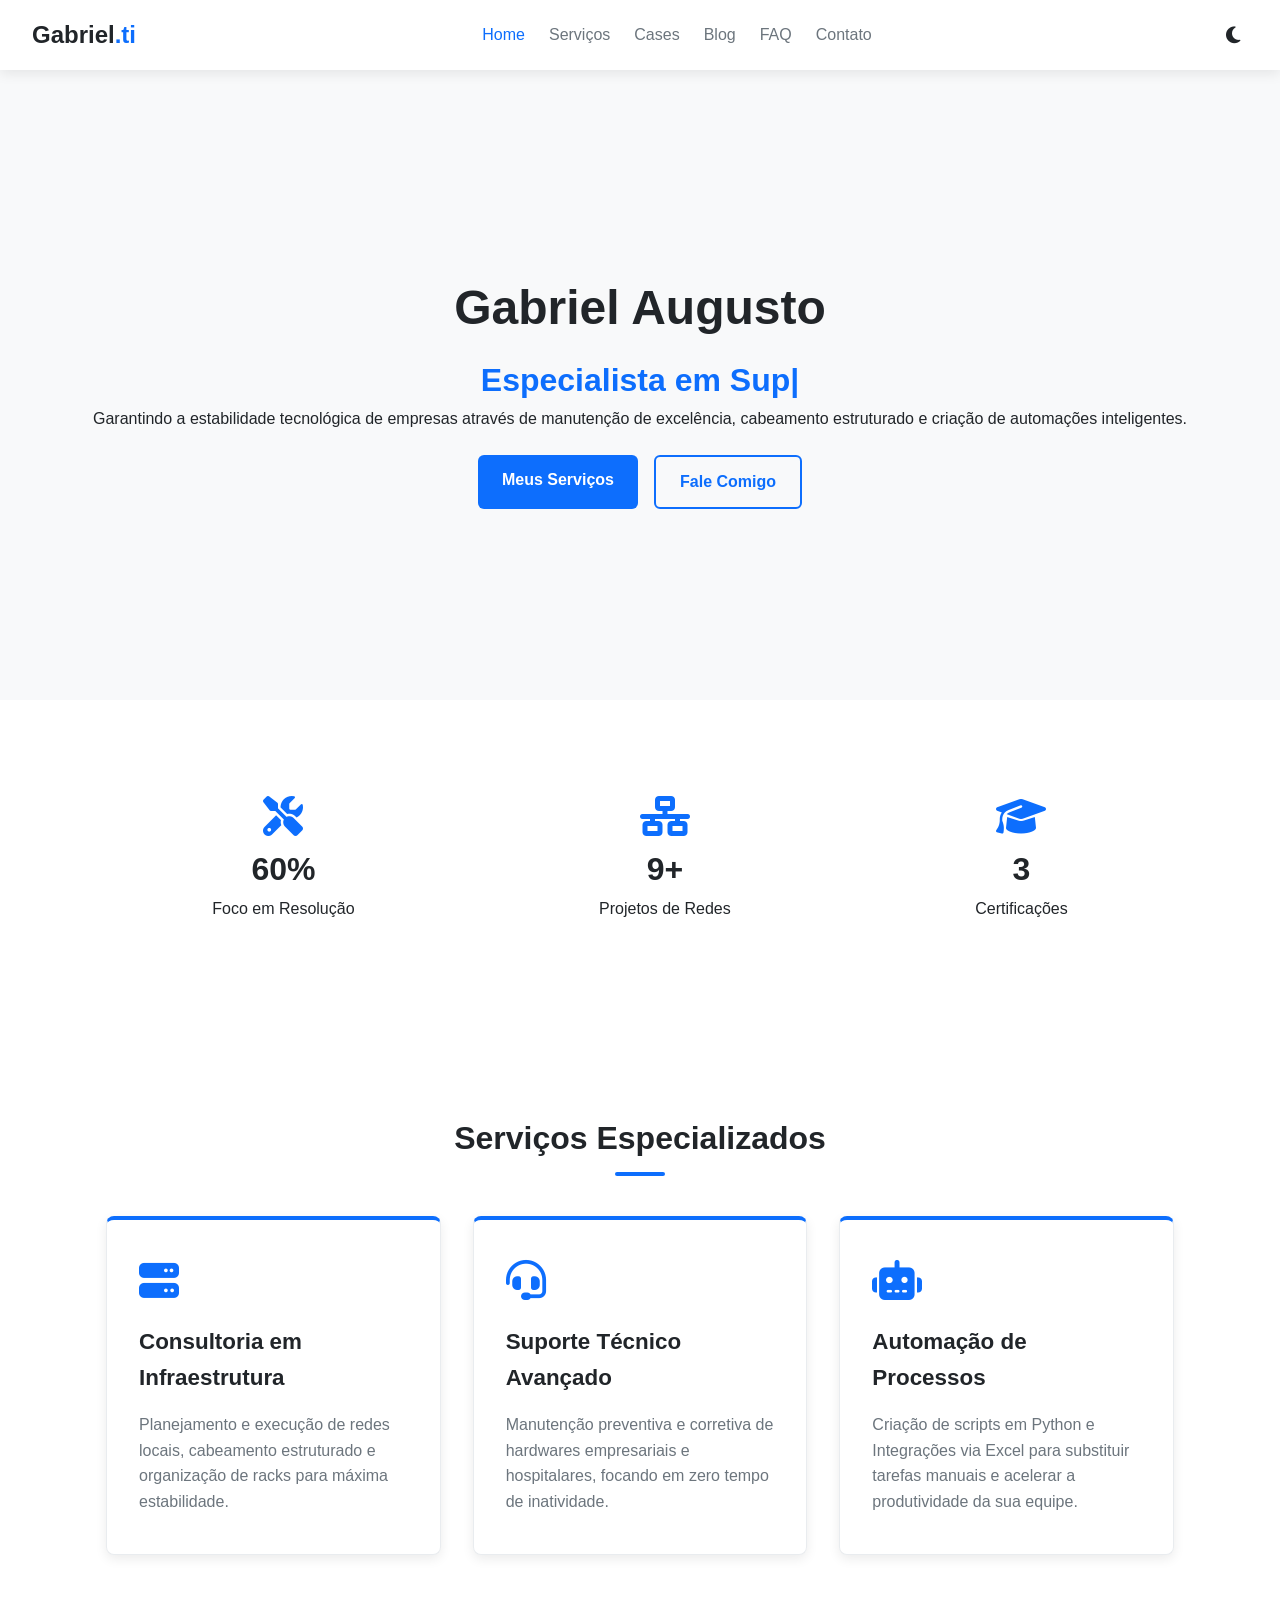
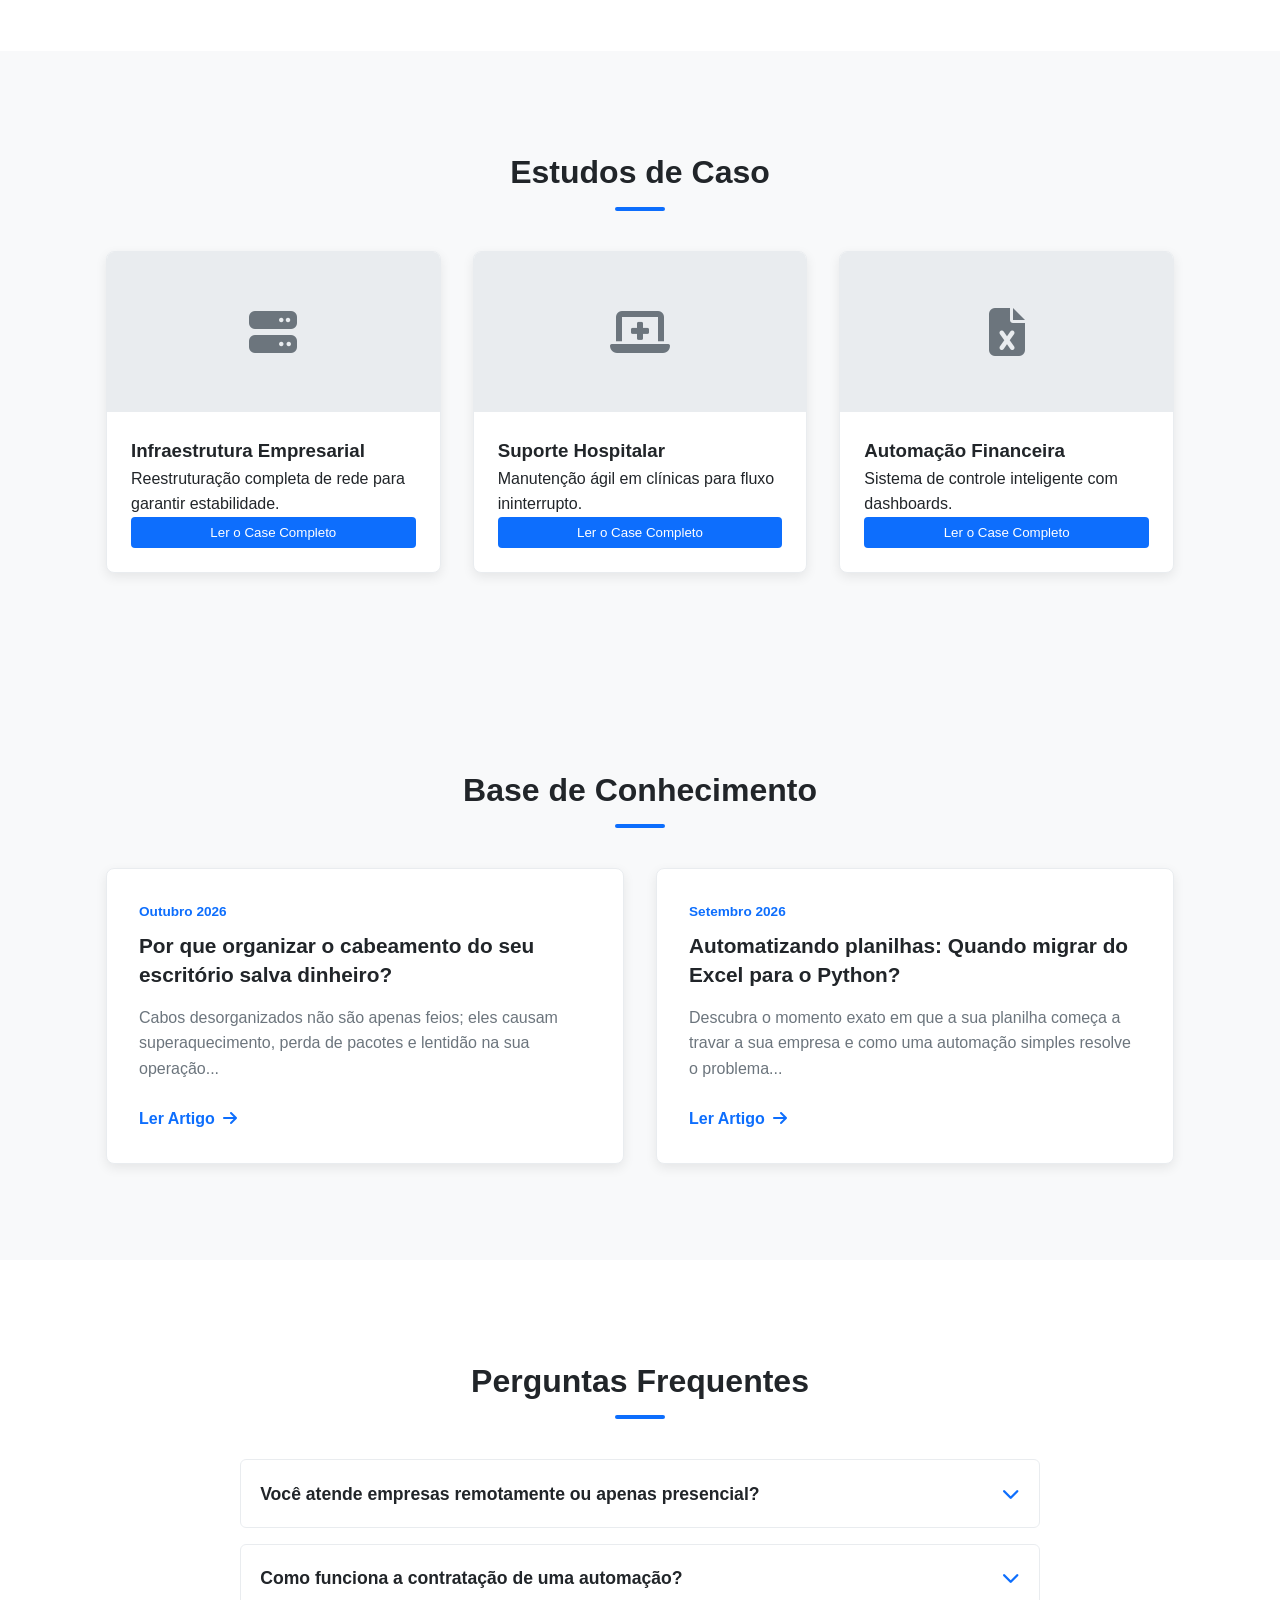
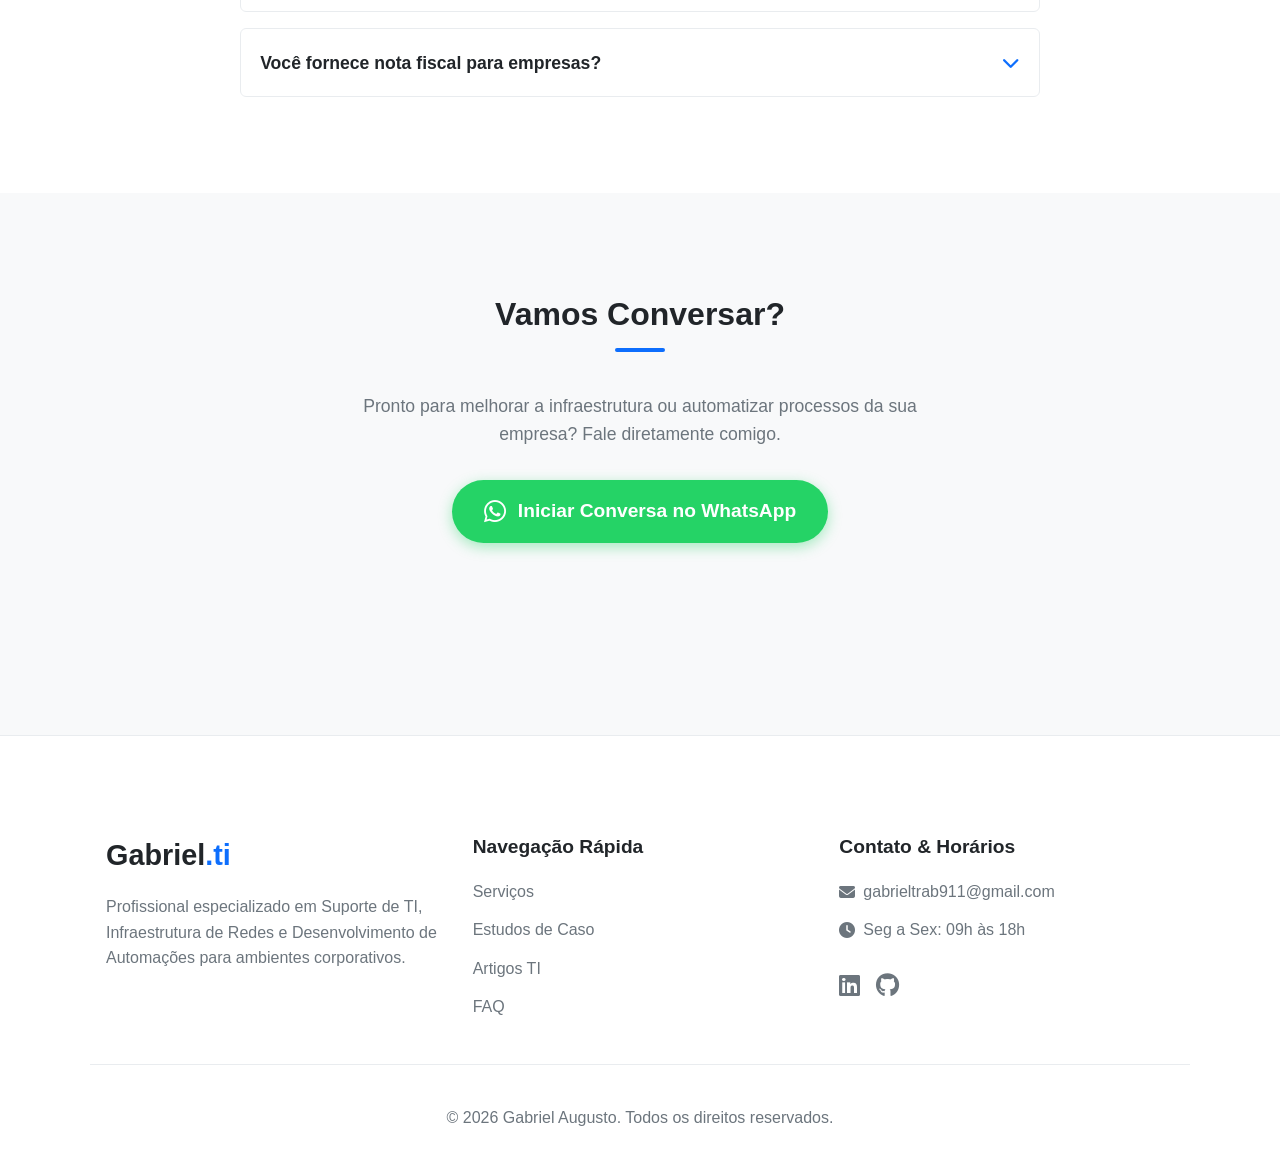
<file: index.html>
<!DOCTYPE html>
<html lang="pt-BR">
<head>
  <meta charset="UTF-8">
  <meta name="viewport" content="width=device-width, initial-scale=1.0">
  <title>Gabriel Augusto - Especialista TI</title>
  <link rel="stylesheet" href="style.css">
  <link rel="stylesheet" href="https://cdnjs.cloudflare.com/ajax/libs/font-awesome/6.4.0/css/all.min.css">
  <link rel="stylesheet" href="https://unpkg.com/aos@next/dist/aos.css" />
</head>
<body>

  <!-- Header / Navbar -->
  <header>
    <div class="logo notranslate">
      <a href="#home">Gabriel<span>.ti</span></a>
    </div>
    <nav>
      <ul class="nav-links">
        <li><a href="#home" class="nav-link active">Home</a></li>
        <li><a href="#servicos" class="nav-link">Serviços</a></li>
        <li><a href="#projetos" class="nav-link">Cases</a></li>
        <li><a href="#blog" class="nav-link">Blog</a></li>
        <li><a href="#faq" class="nav-link">FAQ</a></li>
        <li><a href="#contato" class="nav-link">Contato</a></li>
      </ul>
    </nav>
    <div class="header-actions">
      <button id="theme-toggle" aria-label="Alternar Tema">
        <i class="fa-solid fa-moon"></i>
      </button>
    </div>
  </header>

  <!-- Home / Hero Section com Typewriter -->
  <section id="home" class="hero">
    <div class="hero-content" data-aos="fade-up">
      <h1>Gabriel Augusto</h1>
      <h2>
        <span id="typewriter"></span><span class="cursor">|</span>
      </h2>
      <p>Garantindo a estabilidade tecnológica de empresas através de manutenção de excelência, cabeamento estruturado e criação de automações inteligentes.</p>
      <div class="hero-btns">
        <a href="#servicos" class="btn btn-primary">Meus Serviços</a>
        <a href="#contato" class="btn btn-secondary">Fale Comigo</a>
      </div>
    </div>
  </section>

  <!-- Métricas / KPI -->
  <section class="kpi-section">
    <div class="container kpi-container" data-aos="zoom-in">
      <div class="kpi-card">
        <i class="fa-solid fa-screwdriver-wrench"></i>
        <h3><span class="counter" data-target="100">0</span>%</h3>
        <p>Foco em Resolução</p>
      </div>
      <div class="kpi-card">
        <i class="fa-solid fa-network-wired"></i>
        <h3><span class="counter" data-target="15">0</span>+</h3>
        <p>Projetos de Redes</p>
      </div>
      <div class="kpi-card">
        <i class="fa-solid fa-graduation-cap"></i>
        <h3><span class="counter" data-target="4">0</span></h3>
        <p>Certificações</p>
      </div>
    </div>
  </section>

  <!-- Seção: Meus Serviços Corporativos -->
  <section id="servicos" class="servicos">
    <div class="container">
      <h2 class="section-title" data-aos="fade-up">Serviços Especializados</h2>
      <div class="services-grid">
        <div class="service-card" data-aos="fade-up">
          <i class="fa-solid fa-server"></i>
          <h3>Consultoria em Infraestrutura</h3>
          <p>Planejamento e execução de redes locais, cabeamento estruturado e organização de racks para máxima estabilidade.</p>
        </div>
        <div class="service-card" data-aos="fade-up" data-aos-delay="100">
          <i class="fa-solid fa-headset"></i>
          <h3>Suporte Técnico Avançado</h3>
          <p>Manutenção preventiva e corretiva de hardwares empresariais e hospitalares, focando em zero tempo de inatividade.</p>
        </div>
        <div class="service-card" data-aos="fade-up" data-aos-delay="200">
          <i class="fa-solid fa-robot"></i>
          <h3>Automação de Processos</h3>
          <p>Criação de scripts em Python e Integrações via Excel para substituir tarefas manuais e acelerar a produtividade da sua equipe.</p>
        </div>
      </div>
    </div>
  </section>

  <!-- Projetos / Estudos de Caso -->
  <section id="projetos" class="projetos">
    <div class="container">
      <h2 class="section-title" data-aos="fade-up">Estudos de Caso</h2>
      <div class="projects-grid">
        <div class="project-card" data-aos="fade-up">
          <div class="project-img"><i class="fa-solid fa-server"></i></div>
          <div class="project-info">
            <h3>Infraestrutura Empresarial</h3>
            <p>Reestruturação completa de rede para garantir estabilidade.</p>
            <button class="btn-open-modal" data-modal="modal-infra">Ler o Case Completo</button>
          </div>
        </div>
        <div class="project-card" data-aos="fade-up" data-aos-delay="100">
          <div class="project-img"><i class="fa-solid fa-laptop-medical"></i></div>
          <div class="project-info">
            <h3>Suporte Hospitalar</h3>
            <p>Manutenção ágil em clínicas para fluxo ininterrupto.</p>
            <button class="btn-open-modal" data-modal="modal-hospitalar">Ler o Case Completo</button>
          </div>
        </div>
        <div class="project-card" data-aos="fade-up" data-aos-delay="200">
          <div class="project-img"><i class="fa-solid fa-file-excel"></i></div>
          <div class="project-info">
            <h3>Automação Financeira</h3>
            <p>Sistema de controle inteligente com dashboards.</p>
            <button class="btn-open-modal" data-modal="modal-2">Ler o Case Completo</button>
          </div>
        </div>
      </div>
    </div>
  </section>

  <!-- Modais estilo "Case Study" -->
  <div id="modal-infra" class="modal">
    <div class="modal-content case-study">
      <span class="close-modal">&times;</span>
      <h2>Case: Infraestrutura Empresarial</h2>
      <div class="case-section">
        <h4>O Desafio</h4>
        <p>A empresa sofria com quedas constantes de conexão devido a um cabeamento desorganizado e equipamentos mal configurados.</p>
      </div>
      <div class="case-section">
        <h4>A Solução</h4>
        <p>Realizei o mapeamento da rede, refiz o cabeamento estruturado e organizei o rack de servidores, configurando novos switches de alta performance.</p>
      </div>
      <div class="case-section result">
        <h4>O Resultado</h4>
        <p><i class="fa-solid fa-check-circle"></i> Zero quedas de rede nos últimos 6 meses e velocidade de tráfego interno 40% maior.</p>
      </div>
    </div>
  </div>

  <div id="modal-hospitalar" class="modal">
    <div class="modal-content case-study">
      <span class="close-modal">&times;</span>
      <h2>Case: Manutenção em Clínicas</h2>
      <div class="case-section">
        <h4>O Desafio</h4>
        <p>Clínicas com máquinas lentas que atrasavam o atendimento a pacientes e geravam filas na recepção.</p>
      </div>
      <div class="case-section">
        <h4>A Solução</h4>
        <p>Implementação de rotina de manutenção preventiva, upgrade para SSDs nas máquinas principais e limpeza de malwares nos sistemas médicos.</p>
      </div>
      <div class="case-section result">
        <h4>O Resultado</h4>
        <p><i class="fa-solid fa-check-circle"></i> Tempo de inicialização de sistemas reduzido em 70%, agilizando o fluxo de triagem de pacientes.</p>
      </div>
    </div>
  </div>

  <div id="modal-2" class="modal">
    <div class="modal-content case-study">
      <span class="close-modal">&times;</span>
      <h2>Case: Automação Financeira Excel</h2>
      <div class="case-section">
        <h4>O Desafio</h4>
        <p>O cliente gastava mais de 10 horas semanais digitando e categorizando gastos manualmente em planilhas simples.</p>
      </div>
      <div class="case-section">
        <h4>A Solução</h4>
        <p>Desenvolvimento de uma planilha inteligente com macros e integrações automáticas que categoriza despesas com base no nome do estabelecimento.</p>
      </div>
      <div class="case-section result">
        <h4>O Resultado</h4>
        <p><i class="fa-solid fa-check-circle"></i> Tempo de gestão reduzido para 30 minutos semanais, com visibilidade de métricas (KPIs) em tempo real.</p>
      </div>
    </div>
  </div>

  <!-- Seção: Blog / Artigos -->
  <section id="blog" class="blog">
    <div class="container">
      <h2 class="section-title" data-aos="fade-up">Base de Conhecimento</h2>
      <div class="blog-grid">
        <article class="blog-card" data-aos="fade-up">
          <div class="blog-content">
            <span class="blog-date">Outubro 2026</span>
            <h3>Por que organizar o cabeamento do seu escritório salva dinheiro?</h3>
            <p>Cabos desorganizados não são apenas feios; eles causam superaquecimento, perda de pacotes e lentidão na sua operação...</p>
            <a href="artigo-cabeamento.html" class="read-more">Ler Artigo <i class="fa-solid fa-arrow-right"></i></a>
          </div>
        </article>
        <article class="blog-card" data-aos="fade-up" data-aos-delay="100">
          <div class="blog-content">
            <span class="blog-date">Setembro 2026</span>
            <h3>Automatizando planilhas: Quando migrar do Excel para o Python?</h3>
            <p>Descubra o momento exato em que a sua planilha começa a travar a sua empresa e como uma automação simples resolve o problema...</p>
            <a href="artigo-excel-python.html" class="read-more">Ler Artigo <i class="fa-solid fa-arrow-right"></i></a>
          </div>
        </article>
      </div>
    </div>
  </section>

  <!-- Seção: FAQ (Perguntas Frequentes) -->
  <section id="faq" class="faq-section">
    <div class="container" data-aos="fade-up">
      <h2 class="section-title">Perguntas Frequentes</h2>
      <div class="faq-container">
        <details class="faq-item">
          <summary>Você atende empresas remotamente ou apenas presencial?</summary>
          <div class="faq-answer">Para demandas de infraestrutura e cabeamento, o atendimento é exclusivamente presencial (região local). Já os serviços de Automação, Python e Desenvolvimento Web são feitos 100% remotamente para todo o mundo.</div>
        </details>
        <details class="faq-item">
          <summary>Como funciona a contratação de uma automação?</summary>
          <div class="faq-answer">Fazemos uma reunião de alinhamento gratuita via WhatsApp/Meet para entender sua tarefa manual. Em seguida, entrego um escopo e prazo, desenvolvo a solução (Python ou Excel) e realizo o treinamento com a sua equipe.</div>
        </details>
        <details class="faq-item">
          <summary>Você fornece nota fiscal para empresas?</summary>
          <div class="faq-answer">Sim, atuo como profissional formalizado (CNPJ) e emito nota fiscal para todos os serviços de suporte, infraestrutura e desenvolvimento.</div>
        </details>
      </div>
    </div>
  </section>

  <!-- Contato Section -->
  <section id="contato" class="contato">
    <div class="container" data-aos="fade-up">
      <h2 class="section-title">Vamos Conversar?</h2>
      <p class="contato-subtitle">Pronto para melhorar a infraestrutura ou automatizar processos da sua empresa? Fale diretamente comigo.</p>
      <div class="whatsapp-wrapper">
        <a href="https://wa.me/5521990530602?text=Ol%C3%A1%20Gabriel!%20Vim%20pelo%20seu%20site." target="_blank" rel="noopener noreferrer" class="btn-whatsapp">
          <i class="fa-brands fa-whatsapp"></i> <span>Iniciar Conversa no WhatsApp</span>
        </a>
      </div>
    </div>
  </section>

  <!-- Rodapé Expandido Profissional -->
  <footer class="footer-expanded">
    <div class="container footer-grid">
      <div class="footer-about">
        <h3 class="notranslate">Gabriel<span>.ti</span></h3>
        <p>Profissional especializado em Suporte de TI, Infraestrutura de Redes e Desenvolvimento de Automações para ambientes corporativos.</p>
      </div>
      <div class="footer-links">
        <h4>Navegação Rápida</h4>
        <ul>
          <li><a href="#servicos">Serviços</a></li>
          <li><a href="#projetos">Estudos de Caso</a></li>
          <li><a href="#blog">Artigos TI</a></li>
          <li><a href="#faq">FAQ</a></li>
        </ul>
      </div>
      <div class="footer-contact">
        <h4>Contato & Horários</h4>
        <p><i class="fa-solid fa-envelope"></i> gabrieltrab911@gmail.com</p>
        <p><i class="fa-solid fa-clock"></i> Seg a Sex: 09h às 18h</p>
        <div class="social-icons">
          <a href="#" aria-label="LinkedIn"><i class="fa-brands fa-linkedin"></i></a>
          <a href="#" aria-label="GitHub"><i class="fa-brands fa-github"></i></a>
        </div>
      </div>
    </div>
    <div class="footer-bottom">
      <p>&copy; 2026 Gabriel Augusto. Todos os direitos reservados.</p>
    </div>
  </footer>

  <button id="back-to-top" aria-label="Voltar ao topo"><i class="fa-solid fa-arrow-up"></i></button>

  <!-- Script do Google Translate -->
  <script type="text/javascript">
    function googleTranslateElementInit() {
      new google.translate.TranslateElement({
        pageLanguage: 'pt',
        includedLanguages: 'en,es,pt',
        layout: google.translate.TranslateElement.InlineLayout.SIMPLE,
        autoDisplay: false
      }, 'google_translate_element');
    }
  </script>
  <script type="text/javascript" src="https://translate.google.com/translate_a/element.js?cb=googleTranslateElementInit"></script>

  <script src="https://unpkg.com/aos@next/dist/aos.js"></script>
  <script src="script.js"></script>
</body>
</html>
</file>
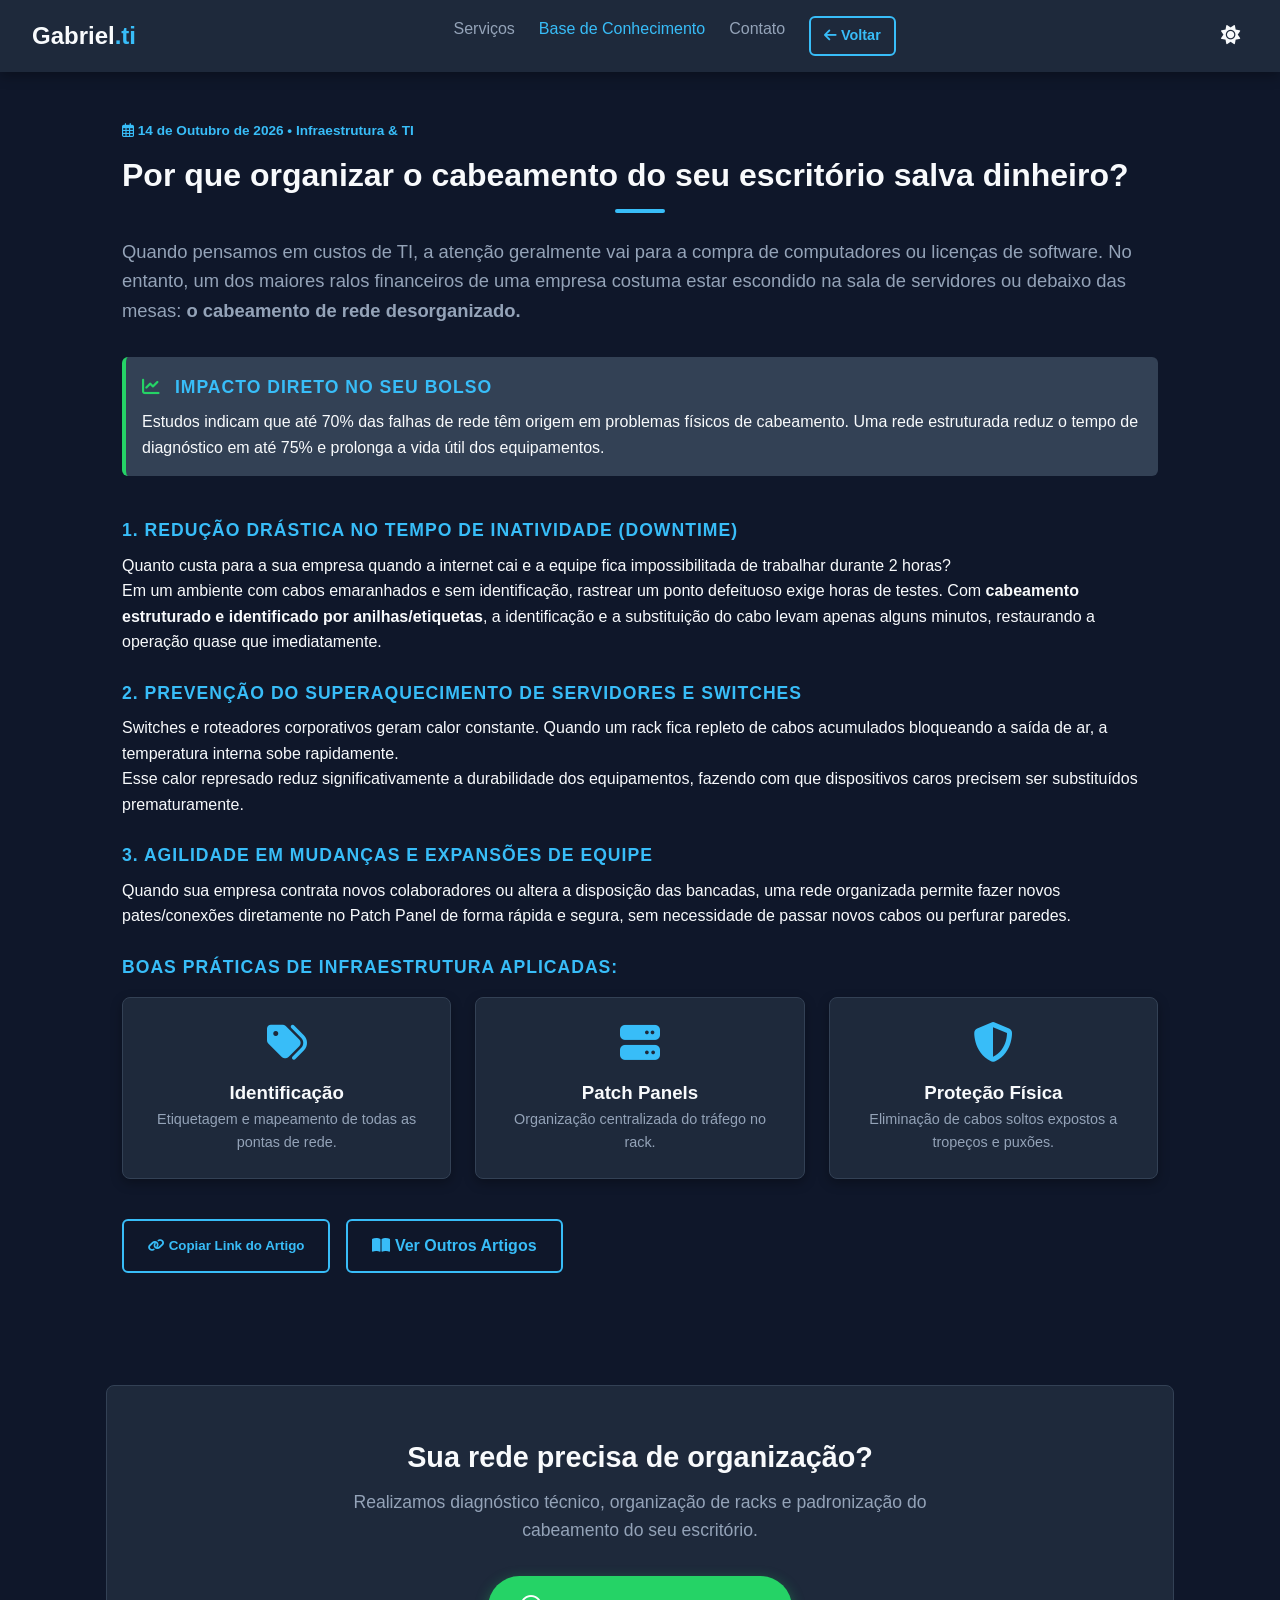
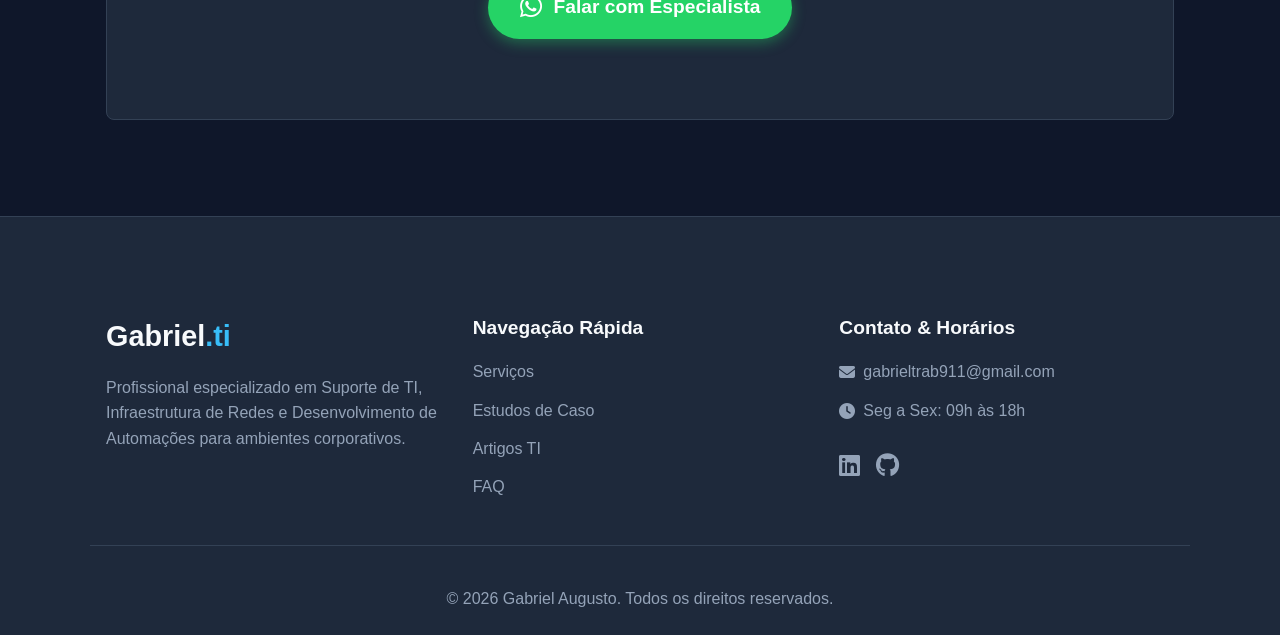
<file: artigo-cabeamento.html>
<!DOCTYPE html>
<html lang="pt-BR" data-theme="dark">
<head>
  <meta charset="UTF-8">
  <meta name="viewport" content="width=device-width, initial-scale=1.0">
  <title>Por que organizar o cabeamento do seu escritório salva dinheiro? | Base de Conhecimento</title>
  <meta name="description" content="Descubra como o cabeamento estruturado e a organização de rede reduzem custos ocultos, evitam paralisações e aumentam a vida útil do hardware.">
  
  <!-- Font Awesome para ícones -->
  <link rel="stylesheet" href="https://cdnjs.cloudflare.com/ajax/libs/font-awesome/6.4.0/css/all.min.css">
  
  <!-- Link para o seu arquivo CSS externo -->
  <link rel="stylesheet" href="style.css">
</head>
<body>

  <!-- Header / Navbar -->
  <header>
    <div class="logo notranslate">
      <a href="index.html">Gabriel<span>.ti</span></a>
    </div>
    <nav>
      <ul class="nav-links">
        <li><a href="index.html#servicos" class="nav-link">Serviços</a></li>
        <li><a href="index.html#blog" class="nav-link active">Base de Conhecimento</a></li>
        <li><a href="index.html#contato" class="nav-link">Contato</a></li>
        <li>
          <a href="index.html#blog" class="btn btn-secondary" style="padding: 0.4rem 0.8rem; font-size: 0.9rem;">
            <i class="fa-solid fa-arrow-left"></i> Voltar
          </a>
        </li>
      </ul>
    </nav>
    <div class="header-actions">
      <button id="theme-toggle" aria-label="Alternar Tema">
        <i class="fa-solid fa-moon"></i>
      </button>
    </div>
  </header>

  <!-- Conteúdo do Artigo -->
  <main class="container">
    <section class="case-study" style="padding-top: 1rem;">
      <span class="blog-date">
        <i class="fa-regular fa-calendar-days"></i> 14 de Outubro de 2026 • Infraestrutura & TI
      </span>
      
      <h1 class="section-title" style="text-align: left; margin-bottom: 1.5rem;">
        Por que organizar o cabeamento do seu escritório salva dinheiro?
      </h1>

      <p style="color: var(--text-secondary); font-size: 1.15rem; margin-bottom: 2rem;">
        Quando pensamos em custos de TI, a atenção geralmente vai para a compra de computadores ou licenças de software. No entanto, um dos maiores ralos financeiros de uma empresa costuma estar escondido na sala de servidores ou debaixo das mesas: <strong>o cabeamento de rede desorganizado.</strong>
      </p>

      <!-- Destaque de Impacto -->
      <div class="case-section result" style="margin-bottom: 2.5rem;">
        <h4><i class="fa-solid fa-chart-line"></i> Impacto Direto no Seu Bolso</h4>
        <p style="color: var(--text-primary); font-weight: 500;">
          Estudos indicam que até 70% das falhas de rede têm origem em problemas físicos de cabeamento. Uma rede estruturada reduz o tempo de diagnóstico em até 75% e prolonga a vida útil dos equipamentos.
        </p>
      </div>

      <!-- Seção 1 -->
      <div class="case-section">
        <h4>1. Redução Drástica no Tempo de Inatividade (Downtime)</h4>
        <p>Quanto custa para a sua empresa quando a internet cai e a equipe fica impossibilitada de trabalhar durante 2 horas?</p>
        <p>Em um ambiente com cabos emaranhados e sem identificação, rastrear um ponto defeituoso exige horas de testes. Com <strong>cabeamento estruturado e identificado por anilhas/etiquetas</strong>, a identificação e a substituição do cabo levam apenas alguns minutos, restaurando a operação quase que imediatamente.</p>
      </div>

      <!-- Seção 2 -->
      <div class="case-section">
        <h4>2. Prevenção do Superaquecimento de Servidores e Switches</h4>
        <p>Switches e roteadores corporativos geram calor constante. Quando um rack fica repleto de cabos acumulados bloqueando a saída de ar, a temperatura interna sobe rapidamente.</p>
        <p>Esse calor represado reduz significativamente a durabilidade dos equipamentos, fazendo com que dispositivos caros precisem ser substituídos prematuramente.</p>
      </div>

      <!-- Seção 3 -->
      <div class="case-section">
        <h4>3. Agilidade em Mudanças e Expansões de Equipe</h4>
        <p>Quando sua empresa contrata novos colaboradores ou altera a disposição das bancadas, uma rede organizada permite fazer novos pates/conexões diretamente no Patch Panel de forma rápida e segura, sem necessidade de passar novos cabos ou perfurar paredes.</p>
      </div>

      <!-- Seção 4 com Grid de Benefícios -->
      <div class="case-section">
        <h4>Boas Práticas de Infraestrutura Aplicadas:</h4>
        <div class="skills-grid" style="margin-top: 1rem;">
          <div class="skill-card">
            <i class="fa-solid fa-tags"></i>
            <h3>Identificação</h3>
            <p style="color: var(--text-secondary); font-size: 0.9rem;">Etiquetagem e mapeamento de todas as pontas de rede.</p>
          </div>
          <div class="skill-card">
            <i class="fa-solid fa-server"></i>
            <h3>Patch Panels</h3>
            <p style="color: var(--text-secondary); font-size: 0.9rem;">Organização centralizada do tráfego no rack.</p>
          </div>
          <div class="skill-card">
            <i class="fa-solid fa-shield-halved"></i>
            <h3>Proteção Física</h3>
            <p style="color: var(--text-secondary); font-size: 0.9rem;">Eliminação de cabos soltos expostos a tropeços e puxões.</p>
          </div>
        </div>
      </div>

      <!-- Botão para Compartilhar / Copiar Link -->
      <div style="margin-top: 2.5rem; display: flex; gap: 1rem; flex-wrap: wrap;">
        <button id="copy-btn" class="btn btn-secondary" onclick="copyLink()">
          <i class="fa-solid fa-link"></i> Copiar Link do Artigo
        </button>
        <a href="index.html#blog" class="btn btn-secondary">
          <i class="fa-solid fa-book-open"></i> Ver Outros Artigos
        </a>
      </div>
    </section>

    <!-- Chamada para Ação / Contato via WhatsApp -->
    <section class="contato" style="margin-top: 3rem; background: var(--bg-secondary); padding: 3rem 1.5rem; border-radius: 8px; border: 1px solid var(--border-color);">
      <h2 style="font-size: 1.8rem; margin-bottom: 0.5rem;">Sua rede precisa de organização?</h2>
      <p class="contato-subtitle">Realizamos diagnóstico técnico, organização de racks e padronização do cabeamento do seu escritório.</p>
      
      <div class="whatsapp-wrapper">
        <a href="https://wa.me/5521990530602?text=Ol%C3%A1%20Gabriel!%20Li%20o%20artigo%20sobre%20cabeamento%20e%20gostaria%20de%20uma%20avalia%C3%A7%C3%A3o%20para%20meu%20escrit%C3%B3rio." target="_blank" rel="noopener noreferrer" class="btn-whatsapp">
          <i class="fa-brands fa-whatsapp"></i> Falar com Especialista
        </a>
      </div>
    </section>
  </main>

  <!-- Botão Voltar ao Topo -->
  <button id="back-to-top" aria-label="Voltar ao Topo">
    <i class="fa-solid fa-arrow-up"></i>
  </button>

  <!-- Footer Expandido -->
  <footer class="footer-expanded">
    <div class="container footer-grid">
      <div class="footer-about">
        <h3 class="notranslate">Gabriel<span>.ti</span></h3>
        <p>Profissional especializado em Suporte de TI, Infraestrutura de Redes e Desenvolvimento de Automações para ambientes corporativos.</p>
      </div>
      <div class="footer-links">
        <h4>Navegação Rápida</h4>
        <ul>
          <li><a href="index.html#servicos">Serviços</a></li>
          <li><a href="index.html#projetos">Estudos de Caso</a></li>
          <li><a href="index.html#blog">Artigos TI</a></li>
          <li><a href="index.html#faq">FAQ</a></li>
        </ul>
      </div>
      <div class="footer-contact">
        <h4>Contato & Horários</h4>
        <p><i class="fa-solid fa-envelope"></i> gabrieltrab911@gmail.com</p>
        <p><i class="fa-solid fa-clock"></i> Seg a Sex: 09h às 18h</p>
        <div class="social-icons">
          <a href="#" aria-label="LinkedIn"><i class="fa-brands fa-linkedin"></i></a>
          <a href="#" aria-label="GitHub"><i class="fa-brands fa-github"></i></a>
        </div>
      </div>
    </div>
    <div class="footer-bottom">
      <p>&copy; 2026 Gabriel Augusto. Todos os direitos reservados.</p>
    </div>
  </footer>

  <!-- Script do Google Translate -->
  <script type="text/javascript">
    function googleTranslateElementInit() {
      new google.translate.TranslateElement({
        pageLanguage: 'pt',
        includedLanguages: 'en,es,pt',
        layout: google.translate.TranslateElement.InlineLayout.SIMPLE,
        autoDisplay: false
      }, 'google_translate_element');
    }
  </script>
  <script type="text/javascript" src="https://translate.google.com/translate_a/element.js?cb=googleTranslateElementInit"></script>

  <!-- Scripts Interativos Localizados -->
  <script>
    // 1. Alternador de Tema Escuro / Claro (Dark/Light Mode)
    const themeToggleBtn = document.getElementById('theme-toggle');
    const htmlElement = document.documentElement;

    const savedTheme = localStorage.getItem('theme') || 'dark';
    htmlElement.setAttribute('data-theme', savedTheme);
    updateThemeIcon(savedTheme);

    if (themeToggleBtn) {
      themeToggleBtn.addEventListener('click', () => {
        const currentTheme = htmlElement.getAttribute('data-theme');
        const newTheme = currentTheme === 'dark' ? 'light' : 'dark';
        
        htmlElement.setAttribute('data-theme', newTheme);
        localStorage.setItem('theme', newTheme);
        updateThemeIcon(newTheme);
      });
    }

    function updateThemeIcon(theme) {
      if (themeToggleBtn) {
        themeToggleBtn.innerHTML = theme === 'dark' 
          ? '<i class="fa-solid fa-sun"></i>' 
          : '<i class="fa-solid fa-moon"></i>';
      }
    }

    // 2. Botão Voltar ao Topo
    const backToTopBtn = document.getElementById('back-to-top');
    if (backToTopBtn) {
      window.addEventListener('scroll', () => {
        if (window.scrollY > 300) {
          backToTopBtn.style.display = 'flex';
        } else {
          backToTopBtn.style.display = 'none';
        }
      });

      backToTopBtn.addEventListener('click', () => {
        window.scrollTo({ top: 0, behavior: 'smooth' });
      });
    }

    // 3. Copiar Link do Artigo
    function copyLink() {
      navigator.clipboard.writeText(window.location.href).then(() => {
        const btn = document.getElementById('copy-btn');
        if (btn) {
          btn.innerHTML = '<i class="fa-solid fa-check"></i> Link Copiado!';
          setTimeout(() => {
            btn.innerHTML = '<i class="fa-solid fa-link"></i> Copiar Link do Artigo';
          }, 3000);
        }
      });
    }
  </script>
</body>
</html>
</file>
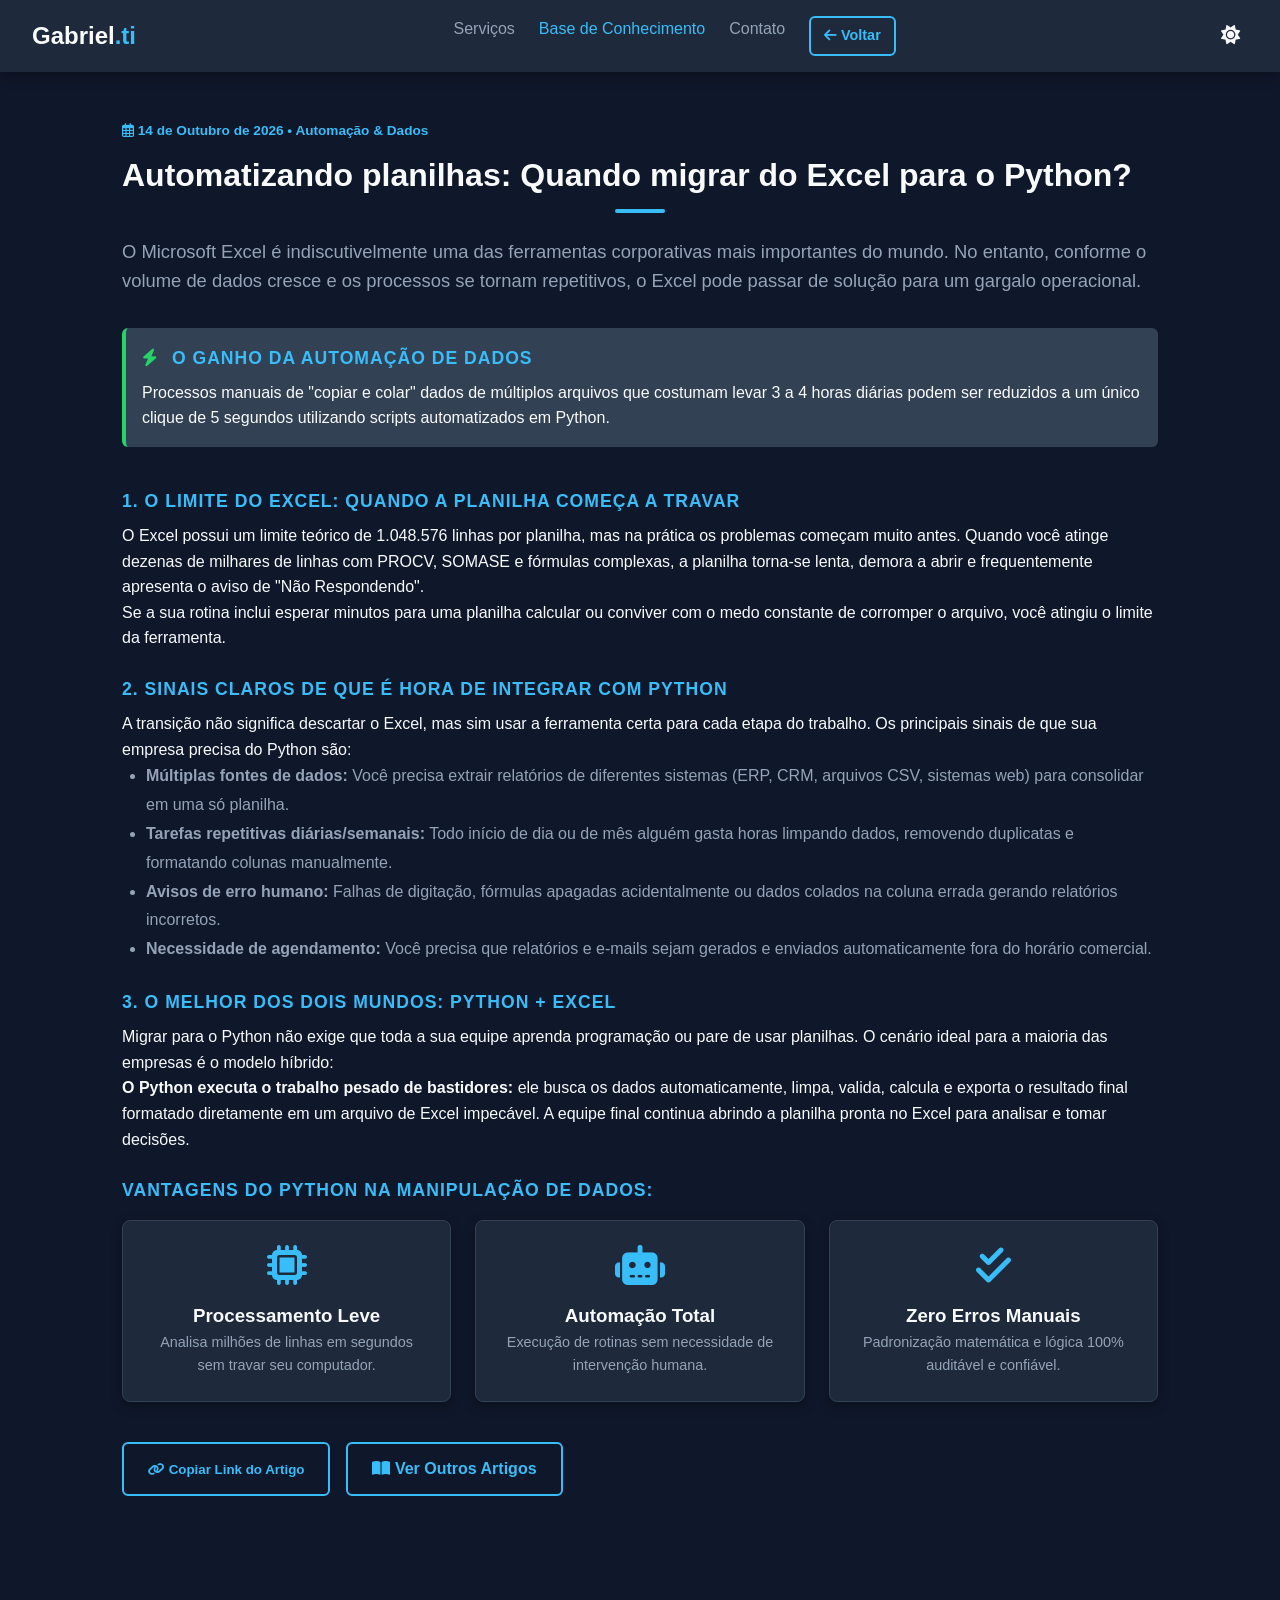
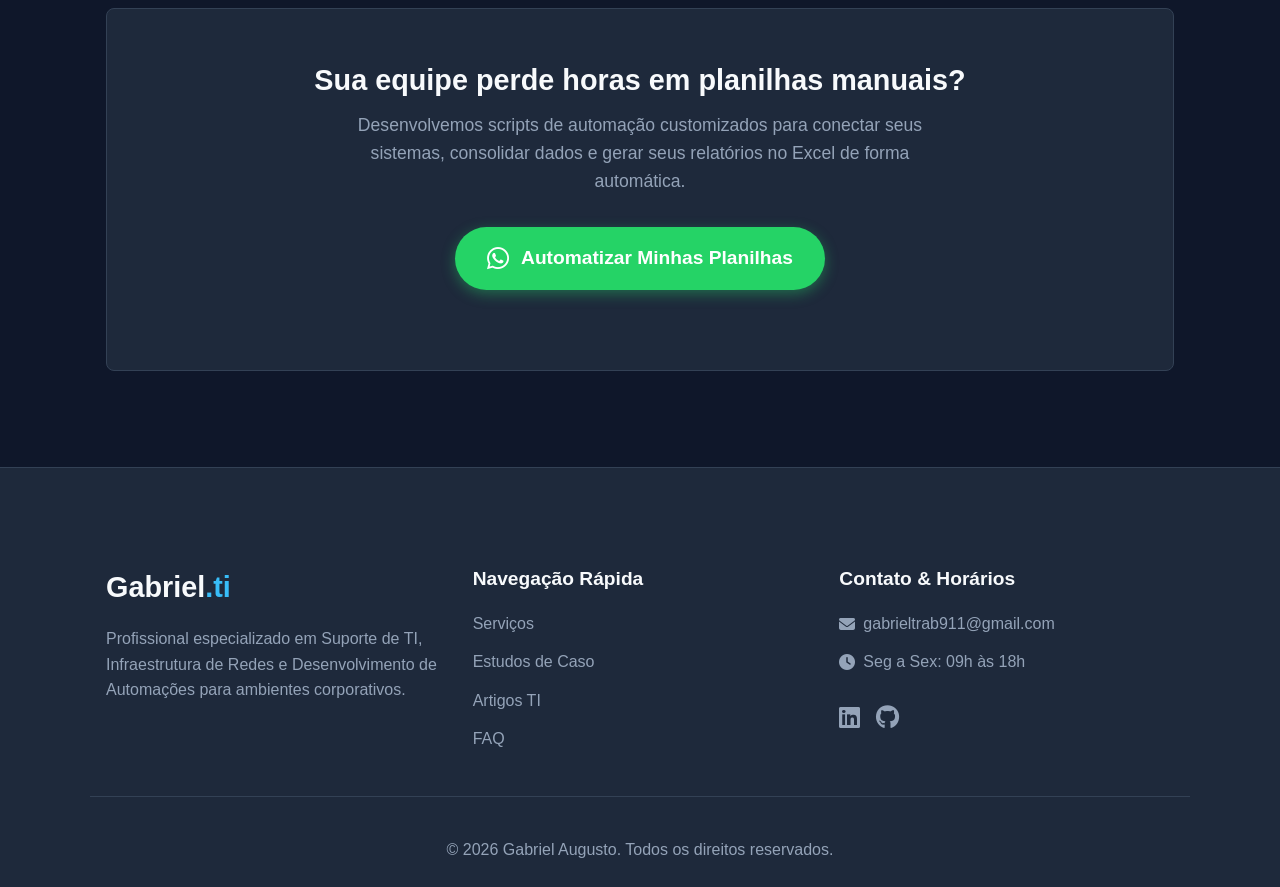
<file: artigo-excel-python.html>
<!DOCTYPE html>
<html lang="pt-BR" data-theme="dark">
<head>
  <meta charset="UTF-8">
  <meta name="viewport" content="width=device-width, initial-scale=1.0">
  <title>Automatizando planilhas: Quando migrar do Excel para o Python? | Base de Conhecimento</title>
  <meta name="description" content="Descubra os sinais de que sua empresa atingiu o limite do Excel e como a automação com Python pode economizar horas de trabalho diárias e eliminar erros manuais.">
  
  <!-- Font Awesome para ícones -->
  <link rel="stylesheet" href="https://cdnjs.cloudflare.com/ajax/libs/font-awesome/6.4.0/css/all.min.css">
  
  <!-- Arquivo CSS externo -->
  <link rel="stylesheet" href="style.css">
</head>
<body>

  <!-- Header / Navbar -->
  <header>
    <div class="logo notranslate">
      <a href="index.html">Gabriel<span>.ti</span></a>
    </div>
    <nav>
      <ul class="nav-links">
        <li><a href="index.html#servicos" class="nav-link">Serviços</a></li>
        <li><a href="index.html#blog" class="nav-link active">Base de Conhecimento</a></li>
        <li><a href="index.html#contato" class="nav-link">Contato</a></li>
        <li>
          <a href="index.html#blog" class="btn btn-secondary" style="padding: 0.4rem 0.8rem; font-size: 0.9rem;">
            <i class="fa-solid fa-arrow-left"></i> Voltar
          </a>
        </li>
      </ul>
    </nav>
    <div class="header-actions">
      <button id="theme-toggle" aria-label="Alternar Tema">
        <i class="fa-solid fa-moon"></i>
      </button>
    </div>
  </header>

  <!-- Conteúdo Principal do Artigo -->
  <main class="container">
    <section class="case-study" style="padding-top: 1rem;">
      <span class="blog-date">
        <i class="fa-regular fa-calendar-days"></i> 14 de Outubro de 2026 • Automação & Dados
      </span>
      
      <h1 class="section-title" style="text-align: left; margin-bottom: 1.5rem;">
        Automatizando planilhas: Quando migrar do Excel para o Python?
      </h1>

      <p style="color: var(--text-secondary); font-size: 1.15rem; margin-bottom: 2rem;">
        O Microsoft Excel é indiscutivelmente uma das ferramentas corporativas mais importantes do mundo. No entanto, conforme o volume de dados cresce e os processos se tornam repetitivos, o Excel pode passar de solução para um gargalo operacional.
      </p>

      <!-- Destaque de Impacto da Automação -->
      <div class="case-section result" style="margin-bottom: 2.5rem;">
        <h4><i class="fa-solid fa-bolt"></i> O Ganho da Automação de Dados</h4>
        <p style="color: var(--text-primary); font-weight: 500;">
          Processos manuais de "copiar e colar" dados de múltiplos arquivos que costumam levar 3 a 4 horas diárias podem ser reduzidos a um único clique de 5 segundos utilizando scripts automatizados em Python.
        </p>
      </div>

      <!-- Seção 1 -->
      <div class="case-section">
        <h4>1. O Limite do Excel: Quando a planilha começa a travar</h4>
        <p>O Excel possui um limite teórico de 1.048.576 linhas por planilha, mas na prática os problemas começam muito antes. Quando você atinge dezenas de milhares de linhas com PROCV, SOMASE e fórmulas complexas, a planilha torna-se lenta, demora a abrir e frequentemente apresenta o aviso de "Não Respondendo".</p>
        <p>Se a sua rotina inclui esperar minutos para uma planilha calcular ou conviver com o medo constante de corromper o arquivo, você atingiu o limite da ferramenta.</p>
      </div>

      <!-- Seção 2 -->
      <div class="case-section">
        <h4>2. Sinais claros de que é hora de integrar com Python</h4>
        <p>A transição não significa descartar o Excel, mas sim usar a ferramenta certa para cada etapa do trabalho. Os principais sinais de que sua empresa precisa do Python são:</p>
        
        <ul style="color: var(--text-secondary); margin-left: 1.5rem; margin-bottom: 1rem; line-height: 1.8;">
          <li><strong>Múltiplas fontes de dados:</strong> Você precisa extrair relatórios de diferentes sistemas (ERP, CRM, arquivos CSV, sistemas web) para consolidar em uma só planilha.</li>
          <li><strong>Tarefas repetitivas diárias/semanais:</strong> Todo início de dia ou de mês alguém gasta horas limpando dados, removendo duplicatas e formatando colunas manualmente.</li>
          <li><strong>Avisos de erro humano:</strong> Falhas de digitação, fórmulas apagadas acidentalmente ou dados colados na coluna errada gerando relatórios incorretos.</li>
          <li><strong>Necessidade de agendamento:</strong> Você precisa que relatórios e e-mails sejam gerados e enviados automaticamente fora do horário comercial.</li>
        </ul>
      </div>

      <!-- Seção 3 -->
      <div class="case-section">
        <h4>3. O Melhor dos Dois Mundos: Python + Excel</h4>
        <p>Migrar para o Python não exige que toda a sua equipe aprenda programação ou pare de usar planilhas. O cenário ideal para a maioria das empresas é o modelo híbrido:</p>
        <p><strong>O Python executa o trabalho pesado de bastidores:</strong> ele busca os dados automaticamente, limpa, valida, calcula e exporta o resultado final formatado diretamente em um arquivo de Excel impecável. A equipe final continua abrindo a planilha pronta no Excel para analisar e tomar decisões.</p>
      </div>

      <!-- Seção 4 com Grid de Benefícios -->
      <div class="case-section">
        <h4>Vantagens do Python na Manipulação de Dados:</h4>
        <div class="skills-grid" style="margin-top: 1rem;">
          <div class="skill-card">
            <i class="fa-solid fa-microchip"></i>
            <h3>Processamento Leve</h3>
            <p style="color: var(--text-secondary); font-size: 0.9rem;">Analisa milhões de linhas em segundos sem travar seu computador.</p>
          </div>
          <div class="skill-card">
            <i class="fa-solid fa-robot"></i>
            <h3>Automação Total</h3>
            <p style="color: var(--text-secondary); font-size: 0.9rem;">Execução de rotinas sem necessidade de intervenção humana.</p>
          </div>
          <div class="skill-card">
            <i class="fa-solid fa-check-double"></i>
            <h3>Zero Erros Manuais</h3>
            <p style="color: var(--text-secondary); font-size: 0.9rem;">Padronização matemática e lógica 100% auditável e confiável.</p>
          </div>
        </div>
      </div>

      <!-- Ações (Copiar / Voltar) -->
      <div style="margin-top: 2.5rem; display: flex; gap: 1rem; flex-wrap: wrap;">
        <button id="copy-btn" class="btn btn-secondary" onclick="copyLink()">
          <i class="fa-solid fa-link"></i> Copiar Link do Artigo
        </button>
        <a href="index.html#blog" class="btn btn-secondary">
          <i class="fa-solid fa-book-open"></i> Ver Outros Artigos
        </a>
      </div>
    </section>

    <!-- Chamada para Ação / Contato via WhatsApp -->
    <section class="contato" style="margin-top: 3rem; background: var(--bg-secondary); padding: 3rem 1.5rem; border-radius: 8px; border: 1px solid var(--border-color);">
      <h2 style="font-size: 1.8rem; margin-bottom: 0.5rem;">Sua equipe perde horas em planilhas manuais?</h2>
      <p class="contato-subtitle">Desenvolvemos scripts de automação customizados para conectar seus sistemas, consolidar dados e gerar seus relatórios no Excel de forma automática.</p>
      
      <div class="whatsapp-wrapper">
        <a href="https://wa.me/5521990530602?text=Ol%C3%A1%20Gabriel!%20Li%20o%20artigo%20sobre%20migrar%20do%20Excel%20para%20o%20Python%20e%20gostaria%20de%20automatizar%20as%20planilhas%20da%20minha%20empresa." target="_blank" rel="noopener noreferrer" class="btn-whatsapp">
          <i class="fa-brands fa-whatsapp"></i> Automatizar Minhas Planilhas
        </a>
      </div>
    </section>
  </main>

  <!-- Botão Voltar ao Topo -->
  <button id="back-to-top" aria-label="Voltar ao Topo">
    <i class="fa-solid fa-arrow-up"></i>
  </button>

  <!-- Rodapé Expandido -->
  <footer class="footer-expanded">
    <div class="container footer-grid">
      <div class="footer-about">
        <h3 class="notranslate">Gabriel<span>.ti</span></h3>
        <p>Profissional especializado em Suporte de TI, Infraestrutura de Redes e Desenvolvimento de Automações para ambientes corporativos.</p>
      </div>
      <div class="footer-links">
        <h4>Navegação Rápida</h4>
        <ul>
          <li><a href="index.html#servicos">Serviços</a></li>
          <li><a href="index.html#projetos">Estudos de Caso</a></li>
          <li><a href="index.html#blog">Artigos TI</a></li>
          <li><a href="index.html#faq">FAQ</a></li>
        </ul>
      </div>
      <div class="footer-contact">
        <h4>Contato & Horários</h4>
        <p><i class="fa-solid fa-envelope"></i> gabrieltrab911@gmail.com</p>
        <p><i class="fa-solid fa-clock"></i> Seg a Sex: 09h às 18h</p>
        <div class="social-icons">
          <a href="#" aria-label="LinkedIn"><i class="fa-brands fa-linkedin"></i></a>
          <a href="#" aria-label="GitHub"><i class="fa-brands fa-github"></i></a>
        </div>
      </div>
    </div>
    <div class="footer-bottom">
      <p>&copy; 2026 Gabriel Augusto. Todos os direitos reservados.</p>
    </div>
  </footer>

  <!-- Script do Google Translate -->
  <script type="text/javascript">
    function googleTranslateElementInit() {
      new google.translate.TranslateElement({
        pageLanguage: 'pt',
        includedLanguages: 'en,es,pt',
        layout: google.translate.TranslateElement.InlineLayout.SIMPLE,
        autoDisplay: false
      }, 'google_translate_element');
    }
  </script>
  <script type="text/javascript" src="https://translate.google.com/translate_a/element.js?cb=googleTranslateElementInit"></script>

  <!-- Scripts Interativos Localizados -->
  <script>
    // 1. Alternador de Tema Escuro / Claro (Dark/Light Mode)
    const themeToggleBtn = document.getElementById('theme-toggle');
    const htmlElement = document.documentElement;

    const savedTheme = localStorage.getItem('theme') || 'dark';
    htmlElement.setAttribute('data-theme', savedTheme);
    updateThemeIcon(savedTheme);

    if (themeToggleBtn) {
      themeToggleBtn.addEventListener('click', () => {
        const currentTheme = htmlElement.getAttribute('data-theme');
        const newTheme = currentTheme === 'dark' ? 'light' : 'dark';
        
        htmlElement.setAttribute('data-theme', newTheme);
        localStorage.setItem('theme', newTheme);
        updateThemeIcon(newTheme);
      });
    }

    function updateThemeIcon(theme) {
      if (themeToggleBtn) {
        themeToggleBtn.innerHTML = theme === 'dark' 
          ? '<i class="fa-solid fa-sun"></i>' 
          : '<i class="fa-solid fa-moon"></i>';
      }
    }

    // 2. Botão Voltar ao Topo
    const backToTopBtn = document.getElementById('back-to-top');
    if (backToTopBtn) {
      window.addEventListener('scroll', () => {
        if (window.scrollY > 300) {
          backToTopBtn.style.display = 'flex';
        } else {
          backToTopBtn.style.display = 'none';
        }
      });

      backToTopBtn.addEventListener('click', () => {
        window.scrollTo({ top: 0, behavior: 'smooth' });
      });
    }

    // 3. Copiar Link do Artigo
    function copyLink() {
      navigator.clipboard.writeText(window.location.href).then(() => {
        const btn = document.getElementById('copy-btn');
        if (btn) {
          btn.innerHTML = '<i class="fa-solid fa-check"></i> Link Copiado!';
          setTimeout(() => {
            btn.innerHTML = '<i class="fa-solid fa-link"></i> Copiar Link do Artigo';
          }, 3000);
        }
      });
    }
  </script>
</body>
</html>
</file>
<file: style.css>
:root {
  --bg-primary: #f8f9fa;
  --bg-secondary: #ffffff;
  --bg-card: #ffffff;
  --text-primary: #212529;
  --text-secondary: #6c757d;
  --accent-color: #0d6efd;
  --accent-hover: #0b5ed7;
  --border-color: #e9ecef;
  --shadow: 0 4px 12px rgba(0, 0, 0, 0.08);
}

[data-theme="dark"] {
  --bg-primary: #0f172a;
  --bg-secondary: #1e293b;
  --bg-card: #1e293b;
  --text-primary: #f8fafc;
  --text-secondary: #94a3b8;
  --accent-color: #38bdf8;
  --accent-hover: #0284c7;
  --border-color: #334155;
  --shadow: 0 4px 12px rgba(0, 0, 0, 0.3);
}

* {
  margin: 0;
  padding: 0;
  box-sizing: border-box;
  font-family: 'Segoe UI', Tahoma, Geneva, Verdana, sans-serif;
}

body {
  background-color: var(--bg-primary);
  color: var(--text-primary);
  line-height: 1.6;
  transition: background-color 0.3s ease, color 0.3s ease;
  top: 0 !important; /* Evita que o Google Translate empurre a página */
}

/* Transição suave de tema nos elementos dinâmicos */
header, .skill-card, .cert-card, .project-card, .filter-btn, .modal-content, .btn-secondary, .service-card, .blog-card, .faq-item {
  transition: background-color 0.3s ease, border-color 0.3s ease, color 0.3s ease;
}

.container {
  max-width: 1100px;
  margin: 0 auto;
  padding: 2rem 1rem;
}

/* Header & Navbar */
header {
  position: sticky;
  top: 0;
  background-color: var(--bg-secondary);
  display: flex;
  justify-content: space-between;
  align-items: center;
  padding: 1rem 2rem;
  box-shadow: var(--shadow);
  z-index: 1000;
}

.logo a {
  font-size: 1.5rem;
  font-weight: bold;
  color: var(--text-primary);
  text-decoration: none;
}
.logo span { color: var(--accent-color); }

.nav-links {
  display: flex;
  list-style: none;
  gap: 1.5rem;
}

.nav-link {
  text-decoration: none;
  color: var(--text-secondary);
  font-weight: 500;
  position: relative;
  transition: color 0.3s ease;
}

.nav-link.active, .nav-link:hover {
  color: var(--accent-color);
}

.header-actions {
  display: flex;
  align-items: center;
  gap: 1rem;
}

#theme-toggle {
  background: none;
  border: none;
  font-size: 1.2rem;
  color: var(--text-primary);
  cursor: pointer;
  padding: 0.5rem;
  transition: color 0.3s ease;
  display: flex;
  align-items: center;
}

/* --- ESTILIZAÇÃO DO GOOGLE TRANSLATE WIDGET --- */
#google_translate_element {
  display: inline-block;
}

.goog-te-gadget-simple {
  background-color: transparent !important;
  border: 1px solid var(--border-color) !important;
  padding: 4px 8px !important;
  border-radius: 6px !important;
  font-size: 0.85rem !important;
  cursor: pointer;
  display: flex !important;
  align-items: center;
}

.goog-te-gadget-simple span {
  color: var(--text-primary) !important;
}

.goog-te-gadget-icon {
  display: none !important;
}

/* Oculta a barra de topo injetada pelo Google Translate */
.goog-te-banner-frame {
  display: none !important;
}
.goog-te-menu-value span:nth-child(3) {
  border-left: none !important;
}

/* Seções Principais */
section { padding: 4rem 1rem; }
.section-title {
  text-align: center;
  font-size: 2rem;
  margin-bottom: 2.5rem;
  position: relative;
}
.section-title::after {
  content: '';
  display: block;
  width: 50px;
  height: 4px;
  background: var(--accent-color);
  margin: 0.5rem auto 0;
  border-radius: 2px;
}

/* Botões */
.btn {
  display: inline-block;
  padding: 0.75rem 1.5rem;
  border-radius: 6px;
  text-decoration: none;
  font-weight: 600;
  cursor: pointer;
  border: none;
  transition: background-color 0.3s ease, transform 0.2s ease;
}
.btn-primary { background: var(--accent-color); color: #fff; }
.btn-primary:hover { background: var(--accent-hover); }
.btn-secondary { background: transparent; border: 2px solid var(--accent-color); color: var(--accent-color); }
.btn-secondary:hover { background: var(--accent-color); color: #fff; }

/* Hero */
.hero {
  min-height: 70vh;
  display: flex;
  align-items: center;
  justify-content: center;
  text-align: center;
}
.hero h1 { font-size: 3rem; margin: 0.5rem 0; }
.hero h2 {
  font-size: 2rem;
  color: var(--accent-color);
  min-height: 40px;
}
.cursor {
  font-weight: bold;
  animation: blink 0.8s infinite;
}
@keyframes blink { 0%, 100% { opacity: 1; } 50% { opacity: 0; } }

.hero-btns { display: flex; gap: 1rem; justify-content: center; margin-top: 1.5rem; }

/* KPI Cards */
.kpi-section { background: var(--bg-secondary); }
.kpi-container { display: flex; justify-content: space-around; flex-wrap: wrap; gap: 2rem; }
.kpi-card { text-align: center; }
.kpi-card i { font-size: 2.5rem; color: var(--accent-color); margin-bottom: 0.5rem; }
.kpi-card h3 { font-size: 2rem; }

/* Habilidades & Certificados */
.skills-grid, .cert-grid {
  display: grid;
  grid-template-columns: repeat(auto-fit, minmax(200px, 1fr));
  gap: 1.5rem;
}
.skill-card, .cert-card {
  background: var(--bg-card);
  padding: 1.5rem;
  border-radius: 8px;
  text-align: center;
  box-shadow: var(--shadow);
  border: 1px solid var(--border-color);
}
.skill-card i, .cert-card i { font-size: 2.5rem; color: var(--accent-color); margin-bottom: 1rem; }

/* Seção de Serviços Corporativos */
.servicos { background-color: var(--bg-secondary); }
.services-grid { display: grid; grid-template-columns: repeat(auto-fit, minmax(300px, 1fr)); gap: 2rem; }
.service-card {
  background: var(--bg-card);
  padding: 2.5rem 2rem;
  border-radius: 8px;
  text-align: left;
  border-top: 4px solid var(--accent-color);
  box-shadow: var(--shadow);
  border-left: 1px solid var(--border-color);
  border-right: 1px solid var(--border-color);
  border-bottom: 1px solid var(--border-color);
  transition: transform 0.3s ease;
}
.service-card:hover { transform: translateY(-5px); }
.service-card i { font-size: 2.5rem; color: var(--accent-color); margin-bottom: 1.5rem; }
.service-card h3 { font-size: 1.4rem; margin-bottom: 1rem; }
.service-card p { color: var(--text-secondary); }

/* Filtro e Projetos */
.filter-btns { display: flex; justify-content: center; gap: 1rem; margin-bottom: 2rem; flex-wrap: wrap; }
.filter-btn {
  padding: 0.5rem 1.2rem;
  border: 1px solid var(--border-color);
  background: var(--bg-card);
  color: var(--text-primary);
  border-radius: 20px;
  cursor: pointer;
}
.filter-btn.active, .filter-btn:hover { background: var(--accent-color); color: #fff; }

.projects-grid {
  display: grid;
  grid-template-columns: repeat(auto-fit, minmax(280px, 1fr));
  gap: 2rem;
}
.project-card {
  background: var(--bg-card);
  border-radius: 8px;
  overflow: hidden;
  box-shadow: var(--shadow);
  border: 1px solid var(--border-color);
  display: flex;
  flex-direction: column;
}
.project-card.hide { display: none; }
.project-img {
  height: 160px;
  background: var(--border-color);
  display: flex;
  align-items: center;
  justify-content: center;
  font-size: 3rem;
  color: var(--text-secondary);
}
.project-info { padding: 1.5rem; display: flex; flex-direction: column; flex-grow: 1; }
.tags { margin: 1rem 0; display: flex; gap: 0.5rem; flex-wrap: wrap; }
.tags span { background: var(--border-color); padding: 0.2rem 0.6rem; border-radius: 4px; font-size: 0.8rem; }
.btn-open-modal {
  margin-top: auto;
  padding: 0.5rem;
  background: var(--accent-color);
  color: #fff;
  border: none;
  border-radius: 4px;
  cursor: pointer;
  transition: background-color 0.3s ease;
}
.btn-open-modal:hover { background: var(--accent-hover); }

/* Modais Estilo Case Study */
.modal {
  display: none;
  position: fixed;
  top: 0; left: 0; width: 100%; height: 100%;
  background: rgba(0,0,0,0.6);
  z-index: 2000;
  justify-content: center;
  align-items: center;
}
.modal-content {
  background: var(--bg-card);
  padding: 2rem;
  border-radius: 8px;
  max-width: 500px;
  width: 90%;
  position: relative;
}
.close-modal {
  position: absolute;
  top: 1rem; right: 1rem;
  font-size: 1.5rem;
  cursor: pointer;
  color: var(--text-primary);
}

.case-study h2 { margin-bottom: 1.5rem; border-bottom: 1px solid var(--border-color); padding-bottom: 0.5rem; }
.case-section { margin-bottom: 1.5rem; }
.case-section h4 { color: var(--accent-color); font-size: 1.1rem; margin-bottom: 0.5rem; text-transform: uppercase; letter-spacing: 1px; }
.case-section.result { background: var(--border-color); padding: 1rem; border-radius: 6px; border-left: 4px solid #25d366; }
.case-section.result i { color: #25d366; margin-right: 0.5rem; }

/* Base de Conhecimento (Blog) */
.blog-grid { display: grid; grid-template-columns: repeat(auto-fit, minmax(320px, 1fr)); gap: 2rem; }
.blog-card {
  background: var(--bg-card);
  border: 1px solid var(--border-color);
  border-radius: 8px;
  padding: 2rem;
  box-shadow: var(--shadow);
}
.blog-date { font-size: 0.85rem; color: var(--accent-color); font-weight: bold; display: block; margin-bottom: 0.5rem; }
.blog-card h3 { font-size: 1.3rem; margin-bottom: 1rem; line-height: 1.4; }
.blog-card p { color: var(--text-secondary); margin-bottom: 1.5rem; }
.read-more { color: var(--accent-color); font-weight: bold; text-decoration: none; display: flex; align-items: center; gap: 0.5rem; }
.read-more:hover { text-decoration: underline; }

/* FAQ - Perguntas Frequentes */
.faq-section { background-color: var(--bg-secondary); }
.faq-container { max-width: 800px; margin: 0 auto; display: flex; flex-direction: column; gap: 1rem; }
.faq-item {
  background: var(--bg-card);
  border: 1px solid var(--border-color);
  border-radius: 6px;
  overflow: hidden;
}
.faq-item summary {
  padding: 1.2rem;
  font-weight: 600;
  font-size: 1.1rem;
  cursor: pointer;
  list-style: none;
  display: flex;
  justify-content: space-between;
  align-items: center;
}
.faq-item summary::-webkit-details-marker { display: none; }
.faq-item summary::after { content: '\f078'; font-family: 'Font Awesome 6 Free'; font-weight: 900; color: var(--accent-color); transition: transform 0.3s ease; }
.faq-item[open] summary::after { transform: rotate(180deg); }
.faq-answer { padding: 0 1.2rem 1.2rem 1.2rem; color: var(--text-secondary); border-top: 1px solid var(--border-color); margin-top: 0.5rem; padding-top: 1rem; }

/* Contato com WhatsApp */
.contato { text-align: center; }
.contato-subtitle {
  color: var(--text-secondary);
  max-width: 600px;
  margin: 0 auto 2rem auto;
  font-size: 1.1rem;
}
.whatsapp-wrapper { margin-bottom: 2rem; }
.btn-whatsapp {
  display: inline-flex;
  align-items: center;
  gap: 0.75rem;
  background-color: #25d366;
  color: #ffffff;
  padding: 1rem 2rem;
  border-radius: 50px;
  font-size: 1.2rem;
  font-weight: bold;
  text-decoration: none;
  box-shadow: 0 4px 14px rgba(37, 211, 102, 0.4);
  transition: transform 0.3s ease, background-color 0.3s ease, box-shadow 0.3s ease;
}
.btn-whatsapp:hover {
  background-color: #128c7e;
  transform: translateY(-3px);
  box-shadow: 0 6px 20px rgba(37, 211, 102, 0.6);
  color: #ffffff;
}
.btn-whatsapp i { font-size: 1.6rem; }

/* Botão Voltar ao Topo */
#back-to-top {
  position: fixed;
  bottom: 2rem;
  right: 2rem;
  background: var(--accent-color);
  color: #fff;
  border: none;
  width: 45px;
  height: 45px;
  border-radius: 50%;
  cursor: pointer;
  display: none;
  align-items: center;
  justify-content: center;
  font-size: 1.2rem;
  box-shadow: var(--shadow);
  z-index: 999;
  transition: background-color 0.3s ease;
}
#back-to-top:hover { background: var(--accent-hover); }

/* Rodapé Expandido (Footer) */
.footer-expanded { background-color: var(--bg-card); border-top: 1px solid var(--border-color); padding-top: 4rem; margin-top: 4rem; }
.footer-grid { display: grid; grid-template-columns: repeat(auto-fit, minmax(250px, 1fr)); gap: 2rem; border-bottom: 1px solid var(--border-color); padding-bottom: 2rem; margin-bottom: 1rem; }
.footer-about h3 { font-size: 1.8rem; margin-bottom: 1rem; }
.footer-about h3 span { color: var(--accent-color); }
.footer-about p { color: var(--text-secondary); }
.footer-links h4, .footer-contact h4 { font-size: 1.2rem; margin-bottom: 1rem; }
.footer-links ul { list-style: none; }
.footer-links li { margin-bottom: 0.8rem; }
.footer-links a { color: var(--text-secondary); text-decoration: none; transition: color 0.3s ease; }
.footer-links a:hover { color: var(--accent-color); padding-left: 5px; }
.footer-contact p { color: var(--text-secondary); margin-bottom: 0.8rem; display: flex; align-items: center; gap: 0.5rem; }
.social-icons { margin-top: 1.5rem; display: flex; gap: 1rem; }
.social-icons a { font-size: 1.5rem; color: var(--text-secondary); transition: color 0.3s; }
.social-icons a:hover { color: var(--accent-color); }
.footer-bottom { text-align: center; padding: 1.5rem; color: var(--text-secondary); }

/* Responsividade para Celulares e Tablets */
@media (max-width: 768px) {
  header {
    flex-direction: column;
    gap: 1rem;
    padding: 1rem;
  }
  
  .nav-links {
    flex-wrap: wrap;
    justify-content: center;
    gap: 1rem;
  }
  
  .hero h1 { font-size: 2.2rem; }
  .hero h2 { font-size: 1.4rem; }
  .hero-btns { flex-direction: column; padding: 0 1rem; }
  .kpi-container { flex-direction: column; align-items: center; }
  
  .header-actions {
    margin-top: 0.5rem;
  }
}
</file>
